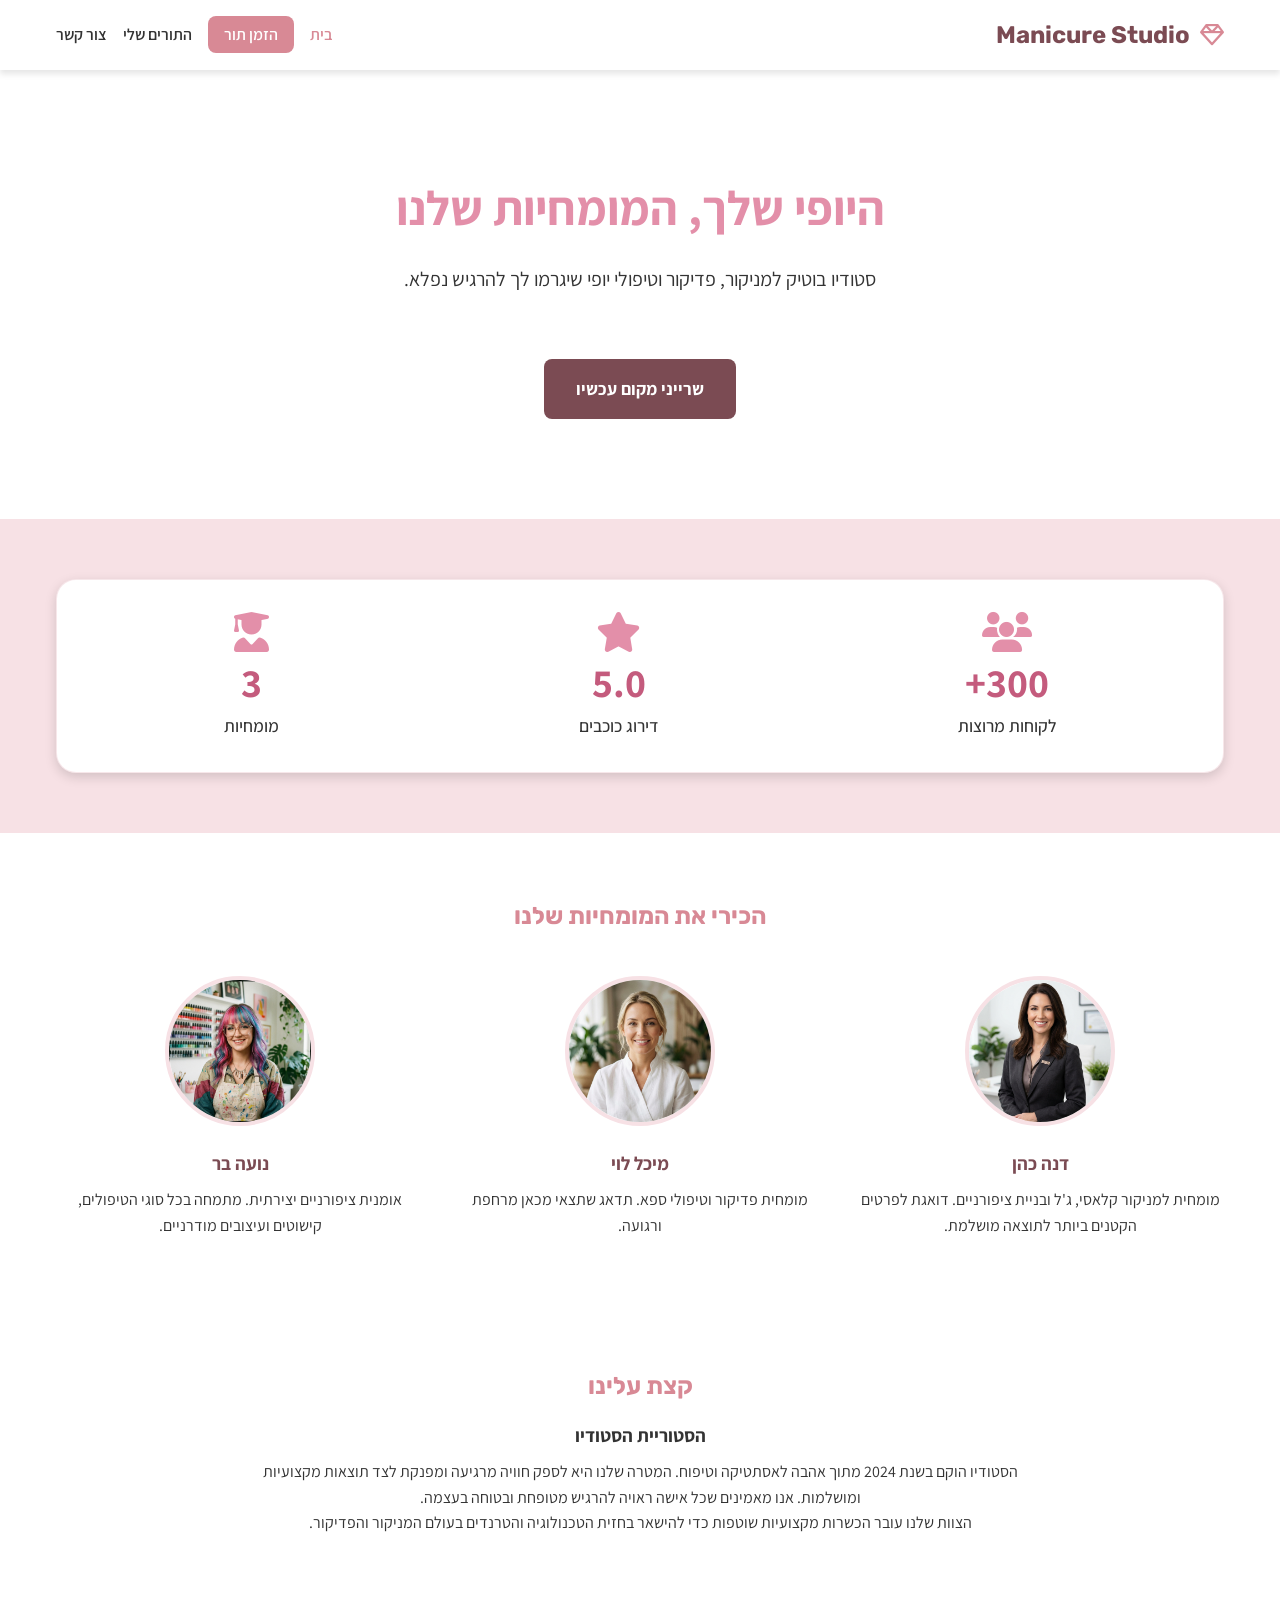
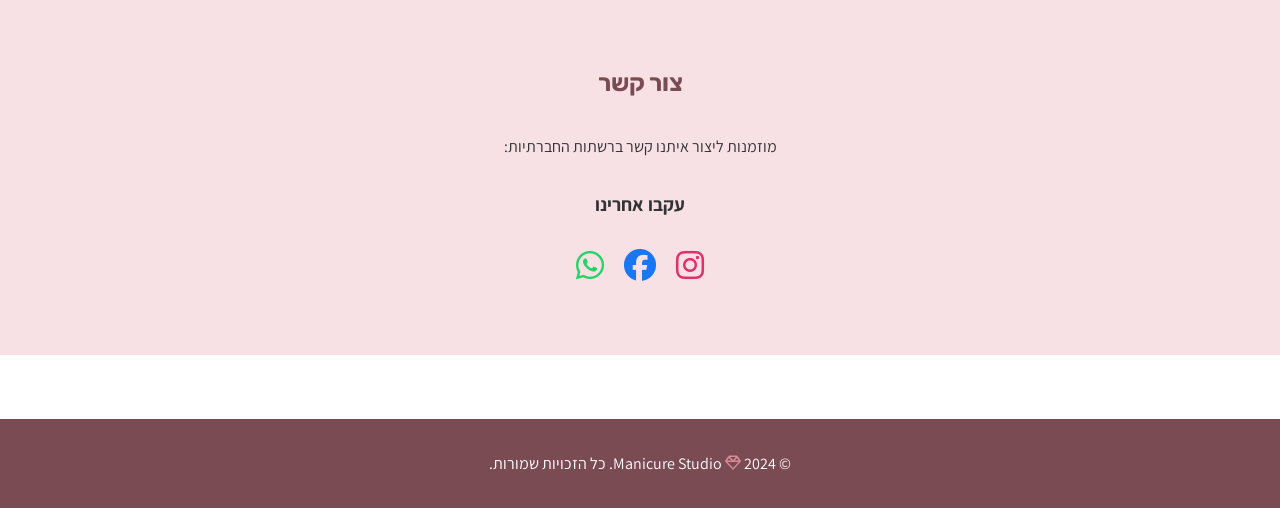
<file: index.html>
<!DOCTYPE html>
<html lang="he" dir="rtl">

<head>
    <meta charset="UTF-8">
    <meta name="viewport" content="width=device-width, initial-scale=1.0">
    <meta name="description"
        content="Manicure Studio - סטודיו בוטיק למניקור, פדיקור וטיפולי יופי. הזמיני תור אונליין למניקור ג'ל, בניית ציפורניים, פדיקור רפואי וטיפולי ספא.">
    <title>Manicure Studio</title>
    <link rel="stylesheet" href="css/style.css">
    <link rel="stylesheet" href="css/home.css">
    <!-- Google Fonts -->
    <link rel="preconnect" href="https://fonts.googleapis.com">
    <link rel="preconnect" href="https://fonts.gstatic.com" crossorigin>
    <link
        href="https://fonts.googleapis.com/css2?family=Assistant:wght@300;400;600;700&family=Rubik:wght@400;500;700&display=swap"
        rel="stylesheet">
    <!-- FontAwesome -->
    <link rel="stylesheet" href="https://cdnjs.cloudflare.com/ajax/libs/font-awesome/6.5.1/css/all.min.css">
    <!-- jQuery -->
    <script src="https://code.jquery.com/jquery-3.7.1.min.js" defer></script>
</head>

<body>

    <header class="main-header">
        <div class="container">
            <a href="index.html" class="logo"><i class="fa-regular fa-gem logo-icon"></i> Manicure Studio</a>
            <nav class="main-nav">
                <button class="nav-toggle" aria-label="פתח תפריט">☰</button>
                <ul class="nav-list">
                    <li><a href="index.html" class="active">בית</a></li>

                    <li><a href="services.html" class="btn-primary">הזמן תור</a></li>
                    <li><a href="appointments.html">התורים שלי</a></li>

                    <li><a href="#contact">צור קשר</a></li>
                </ul>
            </nav>
        </div>
    </header>

    <main>
        <section class="hero">
            <div class="container">
                <h1>היופי שלך, המומחיות שלנו</h1>
                <p>סטודיו בוטיק למניקור, פדיקור וטיפולי יופי שיגרמו לך להרגיש נפלא.</p>
                <a href="services.html" class="btn-cta">שרייני מקום עכשיו</a>
            </div>
        </section>

        <section id="stats" style="padding: 60px 0; background-color: var(--secondary-color); text-align: center;">
            <div class="container">
                <div class="stats-card">
                    <div class="stats-grid">
                        <div class="stat-item">
                            <i class="fa-solid fa-users stat-icon"></i>
                            <div class="stat-number">300+</div>
                            <div class="stat-label">לקוחות מרוצות</div>
                        </div>
                        <div class="stat-item">
                            <i class="fa-solid fa-star stat-icon"></i>
                            <div class="stat-number">5.0</div>
                            <div class="stat-label">דירוג כוכבים</div>
                        </div>
                        <div class="stat-item">
                            <i class="fa-solid fa-user-graduate stat-icon"></i>
                            <div class="stat-number">3</div>
                            <div class="stat-label">מומחיות</div>
                        </div>
                    </div>
                </div>
            </div>
        </section>

        <!-- Team Section -->
        <section id="team" style="padding: 64px 0; background-color: #fff;">
            <div class="container">
                <h2
                    style="text-align: center; color: var(--primary-color); margin-bottom: 40px; font-family: var(--font-heading);">
                    הכירי את המומחיות שלנו</h2>
                <div class="team-grid"
                    style="display: grid; grid-template-columns: repeat(auto-fit, minmax(250px, 1fr)); gap: 32px;">
                    <!-- Dana -->
                    <div class="team-card" style="text-align: center;">
                        <img src="images/staff_dana.png" alt="דנה כהן" loading="lazy"
                            style="width: 150px; height: 150px; border-radius: 50%; object-fit: cover; margin-bottom: 16px; border: 4px solid var(--secondary-color);">
                        <h3 style="color: var(--accent-color); margin-bottom: 8px;">דנה כהן</h3>
                        <p style="color: var(--text-color);">מומחית למניקור קלאסי, ג'ל ובניית ציפורניים. דואגת לפרטים
                            הקטנים ביותר לתוצאה מושלמת.</p>
                    </div>
                    <!-- Michal -->
                    <div class="team-card" style="text-align: center;">
                        <img src="images/staff_michal.png" alt="מיכל לוי" loading="lazy"
                            style="width: 150px; height: 150px; border-radius: 50%; object-fit: cover; margin-bottom: 16px; border: 4px solid var(--secondary-color);">
                        <h3 style="color: var(--accent-color); margin-bottom: 8px;">מיכל לוי</h3>
                        <p style="color: var(--text-color);">מומחית פדיקור וטיפולי ספא. תדאג שתצאי מכאן מרחפת ורגועה.
                        </p>
                    </div>
                    <!-- Noa -->
                    <div class="team-card" style="text-align: center;">
                        <img src="images/staff_noa.png" alt="נועה בר" loading="lazy"
                            style="width: 150px; height: 150px; border-radius: 50%; object-fit: cover; margin-bottom: 16px; border: 4px solid var(--secondary-color);">
                        <h3 style="color: var(--accent-color); margin-bottom: 8px;">נועה בר</h3>
                        <p style="color: var(--text-color);">אומנית ציפורניים יצירתית. מתמחה בכל סוגי הטיפולים, קישוטים
                            ועיצובים מודרניים.</p>
                    </div>
                </div>
            </div>
        </section>

        <section id="about" style="padding: 64px 0; background-color: #fff;">
            <div class="container">
                <h2
                    style="text-align: center; color: var(--primary-color); margin-bottom: 16px; font-family: var(--font-heading);">
                    קצת עלינו</h2>
                <div class="about-content" style="text-align: center; max-width: 800px; margin: 0 auto;">
                    <h3 style="color: var(--text-color); margin-bottom: 8px;">הסטוריית הסטודיו</h3>
                    <p>הסטודיו הוקם בשנת 2024 מתוך אהבה לאסתטיקה וטיפוח. המטרה שלנו היא לספק חוויה מרגיעה ומפנקת לצד
                        תוצאות מקצועיות ומושלמות. אנו מאמינים שכל אישה ראויה להרגיש מטופחת ובטוחה בעצמה.</p>
                    <p>הצוות שלנו עובר הכשרות מקצועיות שוטפות כדי להישאר בחזית הטכנולוגיה והטרנדים בעולם המניקור
                        והפדיקור.</p>
                </div>
            </div>
        </section>
    </main>

    <section id="contact" style="padding: 64px 0; background-color: var(--secondary-color);">
        <div class="container">
            <h2
                style="text-align: center; color: var(--accent-color); margin-bottom: 32px; font-family: var(--font-heading);">
                צור קשר</h2>

            <p style="text-align: center; margin-bottom: 30px;">מוזמנות ליצור איתנו קשר ברשתות החברתיות:</p>

            <div class="social-links" style="text-align: center;">
                <h3 style="margin-bottom: 20px; color: var(--text-color);">עקבו אחרינו</h3>
                <div style="display: flex; gap: 20px; justify-content: center; font-size: 2rem;">
                    <a href="https://instagram.com" target="_blank" style="color: #E1306C;"><i
                            class="fab fa-instagram"></i></a>
                    <a href="https://facebook.com" target="_blank" style="color: #1877F2;"><i
                            class="fab fa-facebook"></i></a>
                    <a href="https://wa.me/" target="_blank" style="color: #25D366;"><i class="fab fa-whatsapp"></i></a>
                </div>
            </div>
        </div>
    </section>

    <footer class="main-footer">
        <div class="container">
            <p>&copy; 2024 <i class="fa-regular fa-gem logo-icon"></i> Manicure Studio. כל הזכויות שמורות.</p>
        </div>
    </footer>

    <script src="js/main.js" defer></script>
    <script src="js/contact.js" defer></script>
</body>
</file>
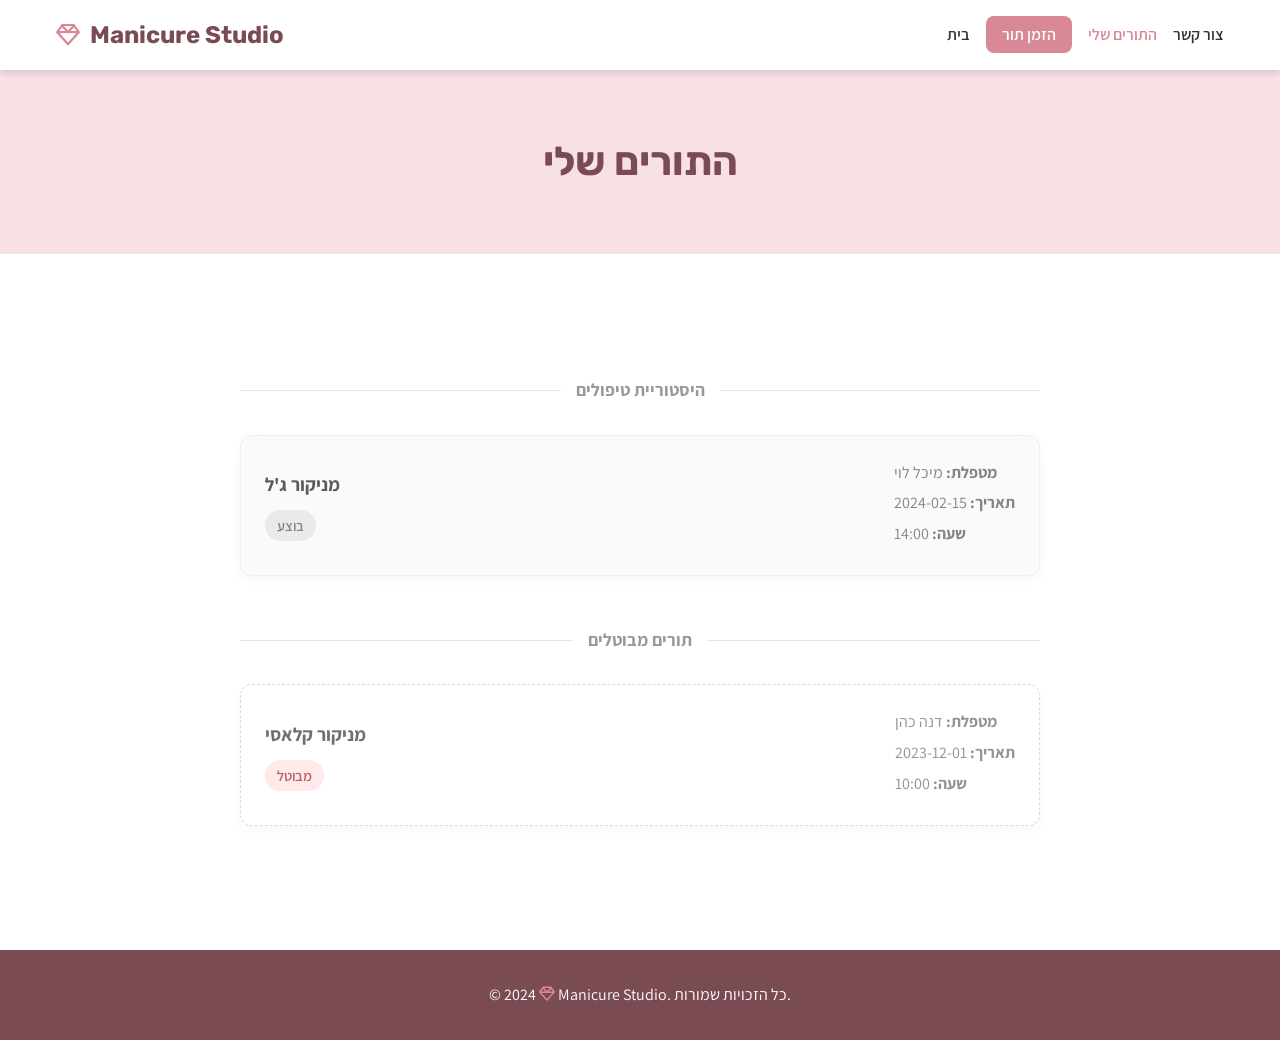
<file: Appointments.html>
<!DOCTYPE html>
<html lang="en">

<head>
    <meta charset="UTF-8">
    <meta name="viewport" content="width=device-width, initial-scale=1.0">
    <title>Document</title>
    <title>התורים שלי - Manicure Studio</title>
    <link rel="stylesheet" href="css/style.css">
    <link rel="stylesheet" href="css/appointments.css">
    <link rel="preconnect" href="https://fonts.googleapis.com">
    <link rel="preconnect" href="https://fonts.gstatic.com" crossorigin>
    <link
        href="https://fonts.googleapis.com/css2?family=Assistant:wght@300;400;600;700&family=Rubik:wght@400;500;700&display=swap"
        rel="stylesheet">
    <link rel="stylesheet" href="https://cdnjs.cloudflare.com/ajax/libs/font-awesome/6.5.1/css/all.min.css">
    <script src="https://code.jquery.com/jquery-3.7.1.min.js"></script>
</head>

<body>
    <header class="main-header">
        <div class="container">
            <a href="index.html" class="logo"><i class="fa-regular fa-gem logo-icon"></i>Manicure Studio</a>
            <nav class="main-nav">
                <button class="nav-toggle" aria-label="פתח תפריט">☰</button>
                <ul class="nav-list">
                    <li><a href="index.html">בית</a></li>

                    <li><a href="services.html" class="btn-primary">הזמן תור</a></li>
                    <li><a href="appointments.html" class="active">התורים שלי</a></li>

                    <li><a href="index.html#contact">צור קשר</a></li>
                </ul>
            </nav>
        </div>
    </header>
    <main>
        <section class="page-header">
            <div class="container">
                <h1>התורים שלי</h1>
            </div>
        </section>
        <section class="appointments-section">
            <div class="container">
                <div id="appointments-list" class="appointments-grid">
                </div>
                <div id="no-appointments" style="display:none; text-align: center;">
                    <p>אין לך תורים עתידיים.</p>
                    <a href="services.html" class="btn-primary">קבעי תור חדש</a>
                </div>
            </div>
        </section>
    </main>
    <footer class="main-footer">
        <div class="container">
            <p>&copy; 2024 <i class="fa-regular fa-gem logo-icon"></i> Manicure Studio. כל הזכויות שמורות.</p>
        </div>
    </footer>

    <script src="js/data.js"></script>
    <script src="js/appointment_manager.js"></script>
    <script src="js/main.js"></script>
    <script src="js/appointments.js"></script>
</body>

</html>
</file>
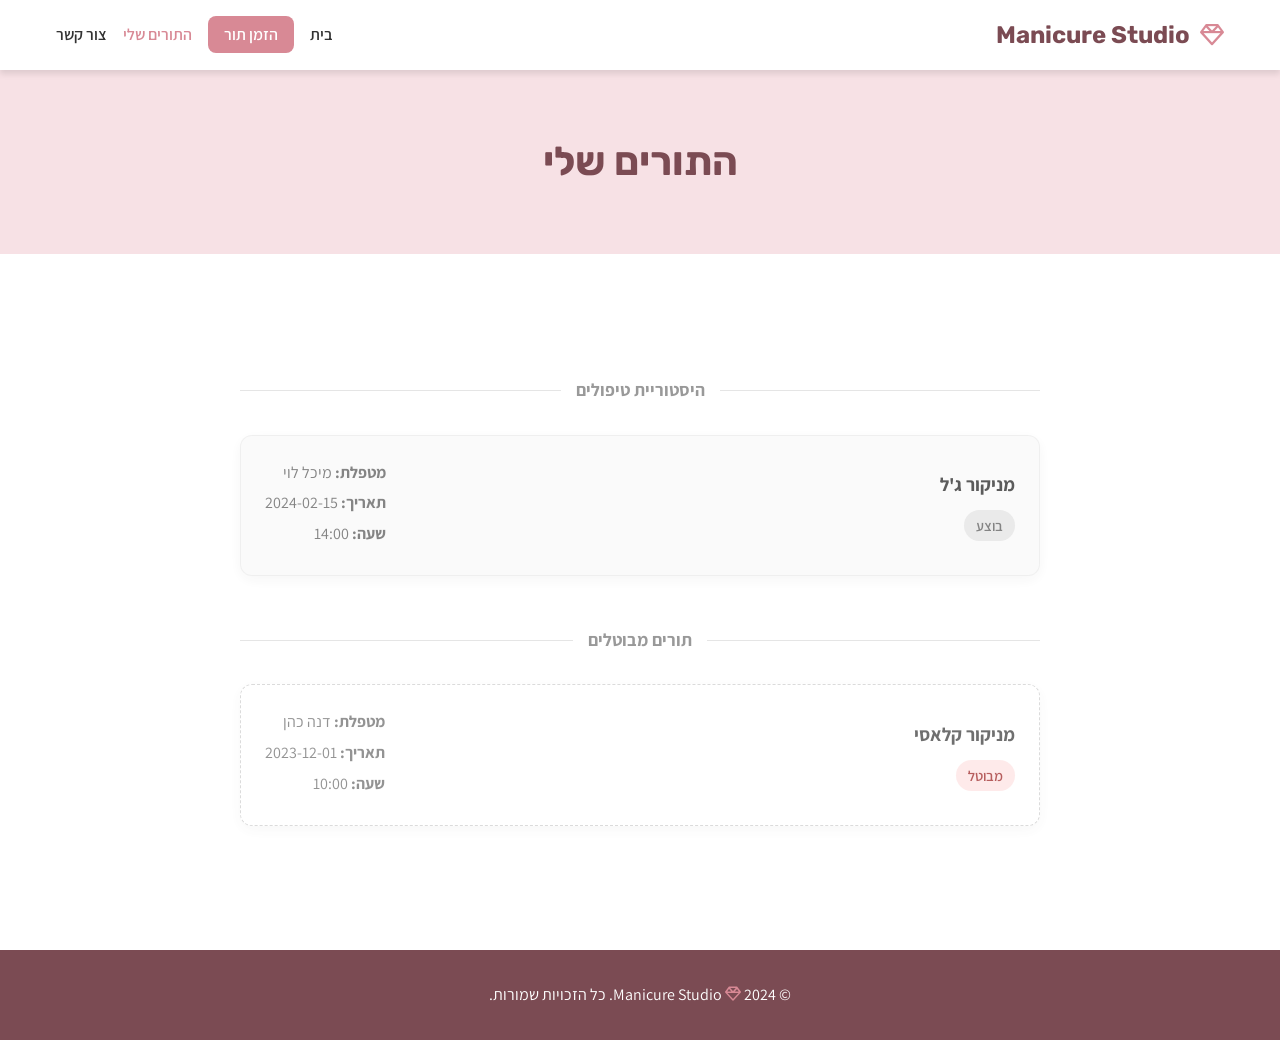
<file: appointments.html>
<!DOCTYPE html>
<html lang="he" dir="rtl">

<head>
    <meta charset="UTF-8">
    <meta name="viewport" content="width=device-width, initial-scale=1.0">
    <meta name="description"
        content="התורים שלי - Manicure Studio. צפי בתורים העתידיים והיסטוריית הטיפולים שלך. נהלי את התורים שלך בקלות.">
    <title>Document</title>
    <title>התורים שלי - Manicure Studio</title>
    <link rel="stylesheet" href="css/style.css">
    <link rel="stylesheet" href="css/appointments.css">
    <link rel="preconnect" href="https://fonts.googleapis.com">
    <link rel="preconnect" href="https://fonts.gstatic.com" crossorigin>
    <link
        href="https://fonts.googleapis.com/css2?family=Assistant:wght@300;400;600;700&family=Rubik:wght@400;500;700&display=swap"
        rel="stylesheet">
    <link rel="stylesheet" href="https://cdnjs.cloudflare.com/ajax/libs/font-awesome/6.5.1/css/all.min.css">
    <script src="https://code.jquery.com/jquery-3.7.1.min.js" defer></script>
</head>

<body>
    <header class="main-header">
        <div class="container">
            <a href="index.html" class="logo"><i class="fa-regular fa-gem logo-icon"></i>Manicure Studio</a>
            <nav class="main-nav">
                <button class="nav-toggle" aria-label="פתח תפריט">☰</button>
                <ul class="nav-list">
                    <li><a href="index.html">בית</a></li>

                    <li><a href="services.html" class="btn-primary">הזמן תור</a></li>
                    <li><a href="appointments.html" class="active">התורים שלי</a></li>

                    <li><a href="index.html#contact">צור קשר</a></li>
                </ul>
            </nav>
        </div>
    </header>
    <main>
        <section class="page-header">
            <div class="container">
                <h1>התורים שלי</h1>
            </div>
        </section>
        <section class="appointments-section">
            <div class="container">
                <div id="appointments-list" class="appointments-grid">
                </div>
                <div id="no-appointments" style="display:none; text-align: center;">
                    <p>אין לך תורים עתידיים.</p>
                    <a href="services.html" class="btn-primary">קבעי תור חדש</a>
                </div>
            </div>
        </section>
    </main>
    <footer class="main-footer">
        <div class="container">
            <p>&copy; 2024 <i class="fa-regular fa-gem logo-icon"></i> Manicure Studio. כל הזכויות שמורות.</p>
        </div>
    </footer>

    <script src="js/data.js" defer></script>
    <script src="js/appointment_manager.js" defer></script>
    <script src="js/main.js" defer></script>
    <script src="js/appointments.js" defer></script>
</body>

</html>
</file>
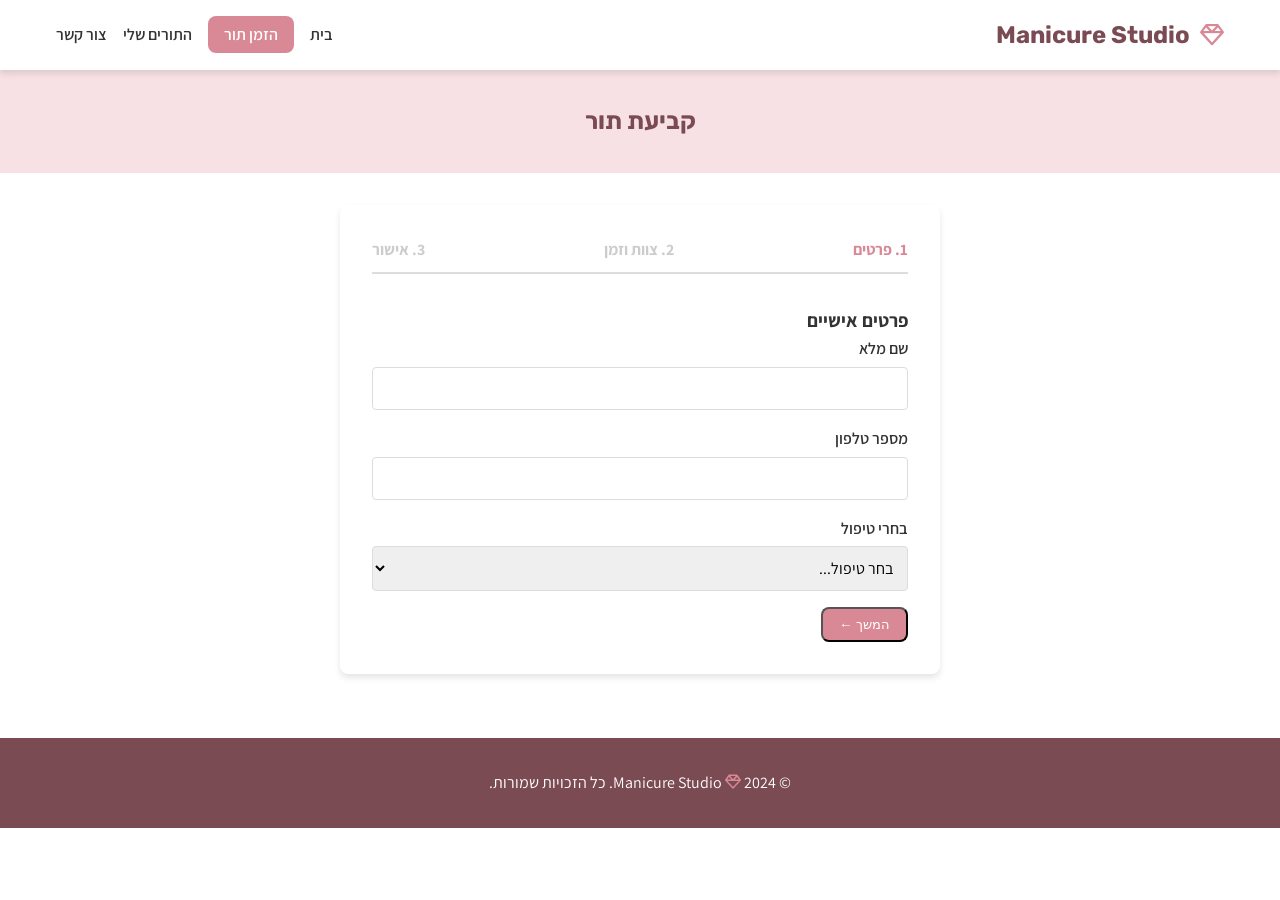
<file: Booking.html>
<!DOCTYPE html>
<html lang="he" dir="rtl">

<head>
    <meta charset="UTF-8">
    <meta name="viewport" content="width=device-width, initial-scale=1.0">
    <title>הזמנת תור - Manicure Studio</title>
    <link rel="stylesheet" href="css/style.css">
    <link rel="stylesheet" href="css/booking.css">
    <link rel="preconnect" href="https://fonts.googleapis.com">
    <link rel="preconnect" href="https://fonts.gstatic.com" crossorigin>
    <link
        href="https://fonts.googleapis.com/css2?family=Assistant:wght@300;400;600;700&family=Rubik:wght@400;500;700&display=swap"
        rel="stylesheet">
    <link rel="stylesheet" href="https://cdnjs.cloudflare.com/ajax/libs/font-awesome/6.5.1/css/all.min.css">
    <script src="https://code.jquery.com/jquery-3.7.1.min.js"></script>
</head>

<body>

    <header class="main-header">
        <div class="container">
            <a href="index.html" class="logo"><i class="fa-regular fa-gem logo-icon"></i> Manicure Studio</a>
            <nav class="main-nav">
                <button class="nav-toggle" aria-label="פתח תפריט">☰</button>
                <ul class="nav-list">
                    <li><a href="index.html">בית</a></li>

                    <li><a href="services.html" class="btn-primary">הזמן תור</a></li>
                    <li><a href="appointments.html">התורים שלי</a></li>

                    <li><a href="index.html#contact">צור קשר</a></li>
                </ul>
            </nav>
        </div>
    </header>

    <main>
        <section class="page-header">
            <div class="container">
                <h1>קביעת תור</h1>
            </div>
        </section>

        <section class="booking-section">
            <div class="container">
                <div id="booking-wizard" class="styled-form">
                    <div class="booking-progress">
                        <span class="step active">1. פרטים</span>
                        <span class="step">2. צוות וזמן</span>
                        <span class="step">3. אישור</span>
                    </div>

                    <div id="step-1" class="wizard-step active-step">
                        <h3>פרטים אישיים</h3>
                        <div class="form-group">
                            <label for="customerName">שם מלא</label>
                            <input type="text" id="customerName" required>
                        </div>
                        <div class="form-group">
                            <label for="customerPhone">מספר טלפון</label>
                            <input type="tel" id="customerPhone" required>
                        </div>

                        <div class="form-group">
                            <label for="serviceSelect">בחרי טיפול</label>
                            <select id="serviceSelect" required>
                                <option value="">בחר טיפול...</option>
                            </select>
                        </div>

                        <div id="selected-service-info">
                        </div>

                        <button type="button" class="btn-primary" id="btn-next-1">המשך &larr;</button>
                    </div>

                    <div id="step-2" class="wizard-step">
                        <h3>בחירת מועד</h3>
                        <p style="margin-bottom: 20px; color: var(--text-color);">אנא בחרי תאריך ומטפלת</p>
                        <div class="form-group">
                            <label for="staffSelect">בחרי מטפלת</label>
                            <select id="staffSelect" required>
                                <option value="">בחר מטפלת...</option>
                            </select>
                        </div>

                        <div class="form-group">
                            <label for="dateSelect">תאריך</label>
                            <input type="date" id="dateSelect" required>
                        </div>

                        <div class="form-group">
                            <label>שעות פנויות</label>
                            <div id="time-slots" class="time-slots-grid">
                                <input type="hidden" id="selectedTime">
                            </div>

                            <div class="step-buttons">
                                <button type="button" class="btn-outline" id="btn-prev-2">חזור</button>
                                <button type="button" class="btn-primary" id="btn-next-2" disabled>המשך &larr;</button>
                            </div>
                        </div>

                        <div id="step-3" class="wizard-step">
                            <h3>סיכום ואישור</h3>
                            <div class="summary-box">
                                <p><strong>טיפול:</strong> <span id="summary-service"></span></p>
                                <p><strong>מטפלת:</strong> <span id="summary-staff"></span></p>
                                <p><strong>תאריך:</strong> <span id="summary-date"></span></p>
                                <p><strong>שעה:</strong> <span id="summary-time"></span></p>
                                <p><strong>שם:</strong> <span id="summary-name"></span></p>
                                <p><strong>מחיר:</strong> <span id="summary-price"></span></p>
                            </div>
                            <div class="step-buttons">
                                <button type="button" class="btn-outline" id="btn-prev-3">חזור</button>
                                <button type="button" class="btn-primary" id="btn-submit">אשר הזמנה</button>
                            </div>
                        </div>

                        <div id="success-message" class="wizard-step" style="text-align: center;">
                            <h2 style="color: var(--primary-color);">התור נקבע בהצלחה!</h2>
                            <p style="margin-bottom: 30px;">מחכים לראותך בסטודיו שלנו.</p>
                            <a href="appointments.html" class="btn-primary">לצפייה בתורים שלי</a>
                        </div>
                    </div>
                </div>
        </section>
    </main>
    <footer class="main-footer">
        <div class="container">
            <p>&copy; 2024 <i class="fa-regular fa-gem logo-icon"></i> Manicure Studio. כל הזכויות שמורות.</p>
        </div>
    </footer>

    <script src="js/data.js"></script>
    <script src="js/appointment_manager.js"></script>
    <script src="js/main.js"></script>
    <script src="js/booking.js"></script>
</body>

</html>
</file>
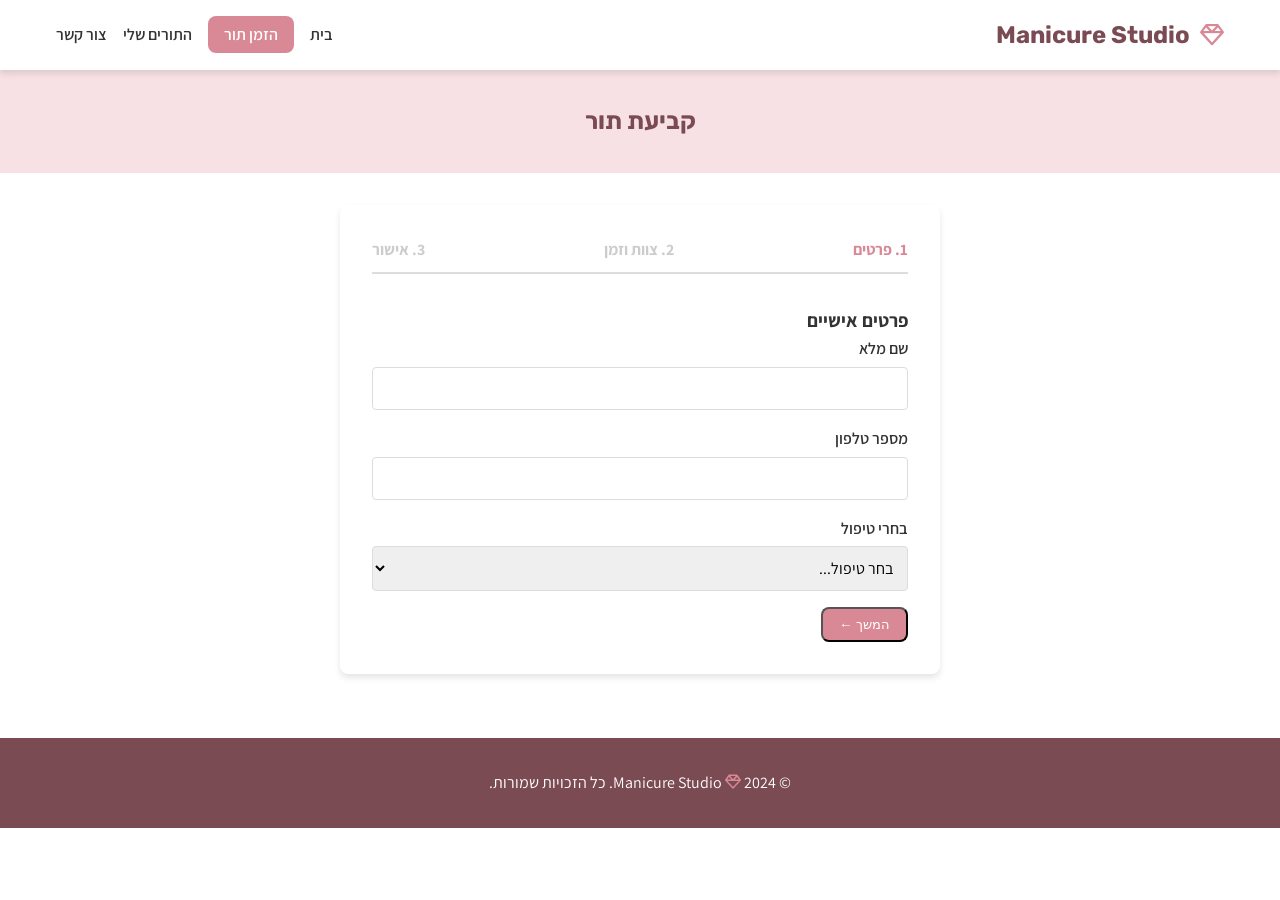
<file: booking.html>
<!DOCTYPE html>
<html lang="he" dir="rtl">

<head>
    <meta charset="UTF-8">
    <meta name="viewport" content="width=device-width, initial-scale=1.0">
    <meta name="description"
        content="קביעת תור - Manicure Studio. הזמיני תור למניקור, פדיקור או טיפול יופי בקלות ובמהירות. בחרי טיפול, מטפלת ומועד נוח.">
    <title>הזמנת תור - Manicure Studio</title>
    <link rel="stylesheet" href="css/style.css">
    <link rel="stylesheet" href="css/booking.css">
    <link rel="preconnect" href="https://fonts.googleapis.com">
    <link rel="preconnect" href="https://fonts.gstatic.com" crossorigin>
    <link
        href="https://fonts.googleapis.com/css2?family=Assistant:wght@300;400;600;700&family=Rubik:wght@400;500;700&display=swap"
        rel="stylesheet">
    <link rel="stylesheet" href="https://cdnjs.cloudflare.com/ajax/libs/font-awesome/6.5.1/css/all.min.css">
    <script src="https://code.jquery.com/jquery-3.7.1.min.js" defer></script>
</head>

<body>

    <header class="main-header">
        <div class="container">
            <a href="index.html" class="logo"><i class="fa-regular fa-gem logo-icon"></i> Manicure Studio</a>
            <nav class="main-nav">
                <button class="nav-toggle" aria-label="פתח תפריט">☰</button>
                <ul class="nav-list">
                    <li><a href="index.html">בית</a></li>

                    <li><a href="services.html" class="btn-primary">הזמן תור</a></li>
                    <li><a href="appointments.html">התורים שלי</a></li>

                    <li><a href="index.html#contact">צור קשר</a></li>
                </ul>
            </nav>
        </div>
    </header>

    <main>
        <section class="page-header">
            <div class="container">
                <h1>קביעת תור</h1>
            </div>
        </section>

        <section class="booking-section">
            <div class="container">
                <div id="booking-wizard" class="styled-form">
                    <div class="booking-progress">
                        <span class="step active">1. פרטים</span>
                        <span class="step">2. צוות וזמן</span>
                        <span class="step">3. אישור</span>
                    </div>

                    <div id="step-1" class="wizard-step active-step">
                        <h3>פרטים אישיים</h3>
                        <div class="form-group">
                            <label for="customerName">שם מלא</label>
                            <input type="text" id="customerName" required>
                        </div>
                        <div class="form-group">
                            <label for="customerPhone">מספר טלפון</label>
                            <input type="tel" id="customerPhone" required>
                        </div>

                        <div class="form-group">
                            <label for="serviceSelect">בחרי טיפול</label>
                            <select id="serviceSelect" required>
                                <option value="">בחר טיפול...</option>
                            </select>
                        </div>

                        <div id="selected-service-info">
                        </div>

                        <button type="button" class="btn-primary" id="btn-next-1">המשך &larr;</button>
                    </div>

                    <div id="step-2" class="wizard-step">
                        <h3>בחירת מועד</h3>
                        <p style="margin-bottom: 20px; color: var(--text-color);">אנא בחרי תאריך ומטפלת</p>
                        <div class="form-group">
                            <label for="staffSelect">בחרי מטפלת</label>
                            <select id="staffSelect" required>
                                <option value="">בחר מטפלת...</option>
                            </select>
                        </div>

                        <div class="form-group">
                            <label for="dateSelect">תאריך</label>
                            <input type="date" id="dateSelect" required>
                        </div>

                        <div class="form-group">
                            <label>שעות פנויות</label>
                            <div id="time-slots" class="time-slots-grid">
                                <input type="hidden" id="selectedTime">
                            </div>

                            <div class="step-buttons">
                                <button type="button" class="btn-outline" id="btn-prev-2">חזור</button>
                                <button type="button" class="btn-primary" id="btn-next-2" disabled>המשך &larr;</button>
                            </div>
                        </div>
                    </div>

                    <div id="step-3" class="wizard-step">
                        <h3>סיכום ואישור</h3>
                        <div class="summary-box">
                            <p><strong>טיפול:</strong> <span id="summary-service"></span></p>
                            <p><strong>מטפלת:</strong> <span id="summary-staff"></span></p>
                            <p><strong>תאריך:</strong> <span id="summary-date"></span></p>
                            <p><strong>שעה:</strong> <span id="summary-time"></span></p>
                            <p><strong>שם:</strong> <span id="summary-name"></span></p>
                            <p><strong>מחיר:</strong> <span id="summary-price"></span></p>
                        </div>
                        <div class="step-buttons">
                            <button type="button" class="btn-outline" id="btn-prev-3">חזור</button>
                            <button type="button" class="btn-primary" id="btn-submit">אשר הזמנה</button>
                        </div>
                    </div>

                    <div id="success-message" class="wizard-step" style="text-align: center;">
                        <h2 style="color: var(--primary-color);">התור נקבע בהצלחה!</h2>
                        <p style="margin-bottom: 30px;">מחכים לראותך בסטודיו שלנו.</p>
                        <a href="appointments.html" class="btn-primary">לצפייה בתורים שלי</a>
                    </div>
                </div>
            </div>
        </section>
    </main>
    <footer class="main-footer">
        <div class="container">
            <p>&copy; 2024 <i class="fa-regular fa-gem logo-icon"></i> Manicure Studio. כל הזכויות שמורות.</p>
        </div>
    </footer>

    <script src="js/data.js" defer></script>
    <script src="js/appointment_manager.js" defer></script>
    <script src="js/main.js" defer></script>
    <script src="js/booking.js" defer></script>
</body>

</html>
</file>
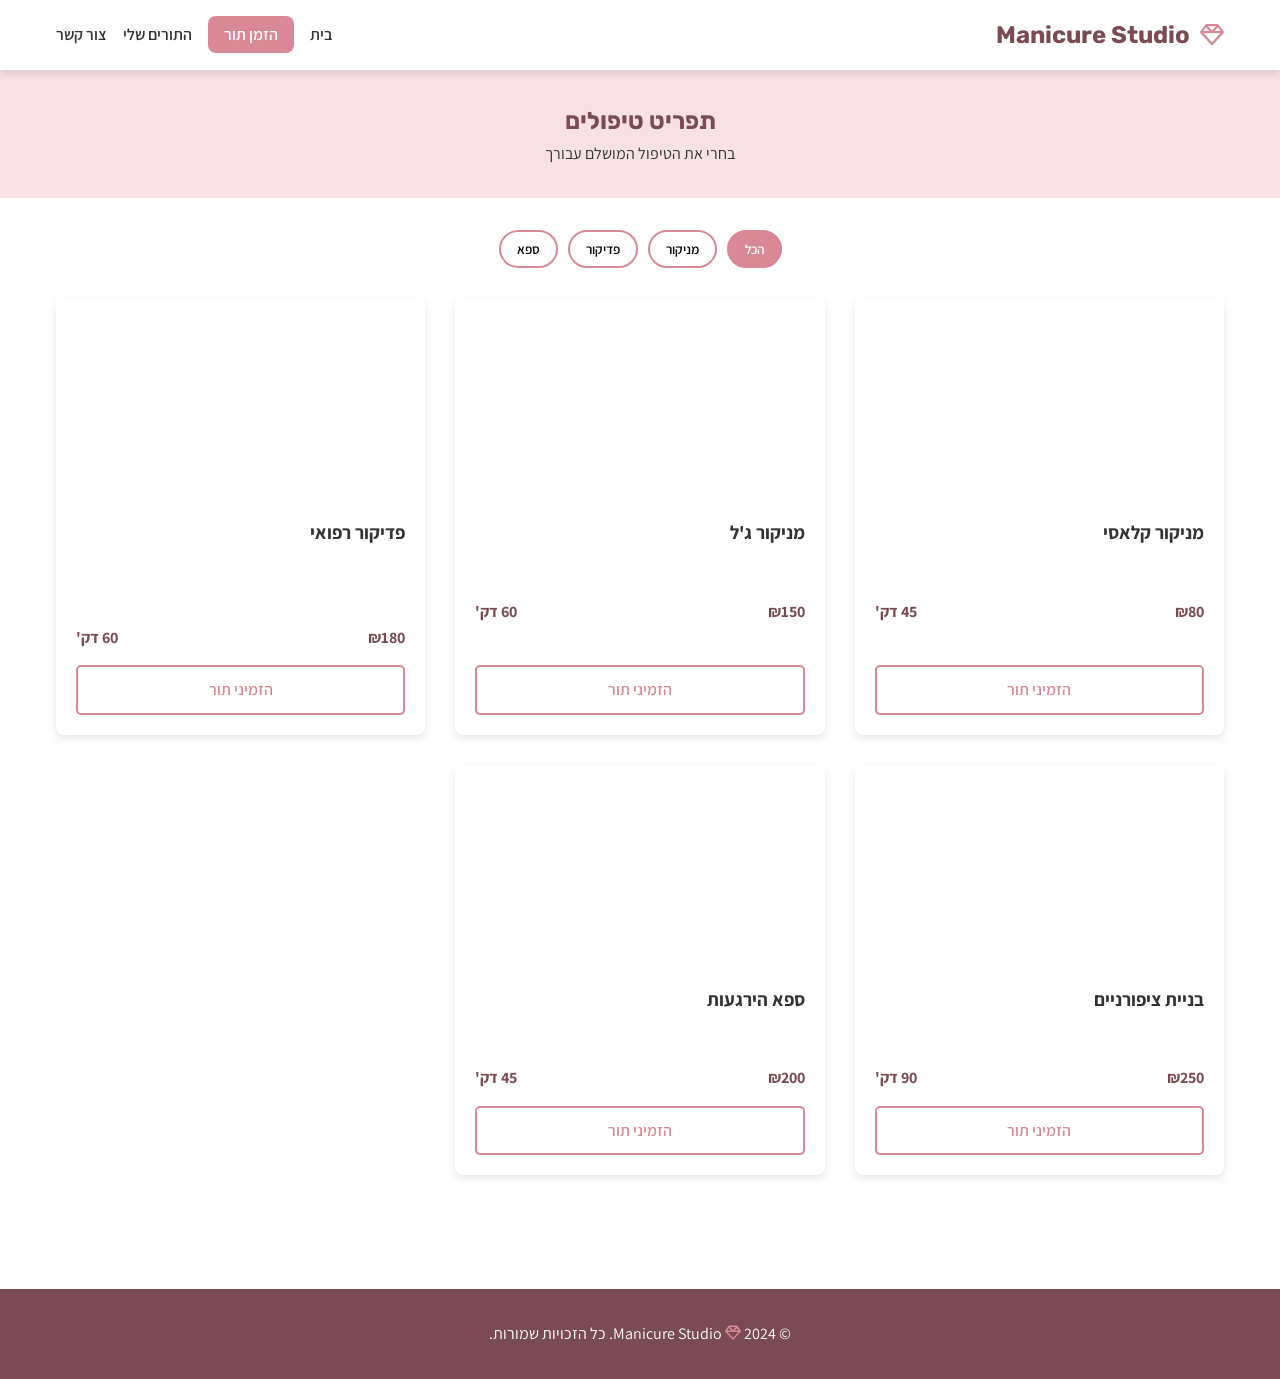
<file: services.html>
<!DOCTYPE html>
<html lang="he" dir="rtl">

<head>
    <meta charset="UTF-8">
    <meta name="viewport" content="width=device-width, initial-scale=1.0">
    <meta name="description"
        content="תפריט טיפולים - Manicure Studio. מגוון טיפולי מניקור, פדיקור וספא במחירים נוחים. בחרי את הטיפול המושלם עבורך.">
    <title>שירותים - Manicure Studio</title>
    <link rel="stylesheet" href="css/style.css">
    <link rel="stylesheet" href="css/services.css">
    <link rel="preconnect" href="https://fonts.googleapis.com">
    <link rel="preconnect" href="https://fonts.gstatic.com" crossorigin>
    <link
        href="https://fonts.googleapis.com/css2?family=Assistant:wght@300;400;600;700&family=Rubik:wght@400;500;700&display=swap"
        rel="stylesheet">
    <link rel="stylesheet" href="https://cdnjs.cloudflare.com/ajax/libs/font-awesome/6.5.1/css/all.min.css">

    <script src="https://code.jquery.com/jquery-3.7.1.min.js" defer></script>
</head>

<body>

    <header class="main-header">
        <div class="container">
            <a href="index.html" class="logo"><i class="fa-regular fa-gem logo-icon"></i> Manicure Studio</a>
            <nav class="main-nav">
                <button class="nav-toggle" aria-label="פתח תפריט">☰</button>
                <ul class="nav-list">
                    <li><a href="index.html">בית</a></li>
                    <li><a href="services.html" class="btn-primary">הזמן תור</a></li>
                    <li><a href="appointments.html">התורים שלי</a></li>
                    <li><a href="index.html#contact">צור קשר</a></li>
                </ul>
            </nav>
        </div>
    </header>

    <main>
        <section class="page-header">
            <div class="container">
                <h1>תפריט טיפולים</h1>
                <p>בחרי את הטיפול המושלם עבורך</p>
            </div>
        </section>

        <section class="services-catalog">
            <div class="container">
                <div class="filters">
                    <button class="filter-btn active" data-filter="all">הכל</button>
                    <button class="filter-btn" data-filter="manicure">מניקור</button>
                    <button class="filter-btn" data-filter="pedicure">פדיקור</button>
                    <button class="filter-btn" data-filter="spa">ספא</button>
                </div>

                <div id="services-grid" class="services-grid">
                </div>
            </div>
        </section>
    </main>

    <footer class="main-footer">
        <div class="container">
            <p>&copy; 2024 <i class="fa-regular fa-gem logo-icon"></i> Manicure Studio. כל הזכויות שמורות.</p>
        </div>
    </footer>

    <script src="js/data.js" defer></script>

    <script src="js/appointment_manager.js" defer></script>
    <script src="js/main.js" defer></script>

    <script src="js/services.js" defer></script>
</body>

</html>
</file>
<file: css/style.css>
:root {
    --primary-color: #d88995;
    /* Dusty Pink */
    --secondary-color: #f7e1e5;
    /* Very Light Pink */
    --text-color: #333333;
    --bg-color: #ffffff;
    --accent-color: #7b4b53;
    --success-color: #4CAF50;
    --error-color: #f44336;

    --font-main: 'Assistant', sans-serif;
    --font-heading: 'Rubik', sans-serif;

    --spacing-sm: 8px;
    --spacing-md: 16px;
    --spacing-lg: 32px;
    --spacing-xl: 64px;

    --border-radius: 8px;
    --shadow: 0 4px 6px rgba(0, 0, 0, 0.1);
    --transition: 0.3s ease;
}

* {
    box-sizing: border-box;
    margin: 0;
    padding: 0;
}

body {
    font-family: var(--font-main);
    color: var(--text-color);
    line-height: 1.6;
    background-color: var(--bg-color);
}

a {
    text-decoration: none;
    color: inherit;
}

ul {
    list-style: none;
}

.container {
    max-width: 1200px;
    margin: 0 auto;
    padding: 0 var(--spacing-md);
}

/* Header */
.main-header {
    background-color: #fff;
    box-shadow: var(--shadow);
    padding: var(--spacing-md) 0;
    position: sticky;
    top: 0;
    z-index: 100;
}

.main-header .container {
    display: flex;
    justify-content: space-between;
    align-items: center;
}

.logo {
    font-family: var(--font-heading);
    font-size: 1.5rem;
    font-weight: 700;
    color: var(--accent-color);
    display: flex;
    align-items: center;
    gap: 10px;
}

.logo-icon {
    color: var(--primary-color);
}

.nav-list {
    display: flex;
    gap: var(--spacing-md);
    align-items: center;
}

.nav-list a {
    font-weight: 600;
}

.nav-list a.active,
.nav-list a:hover {
    color: var(--primary-color);
}

.nav-toggle {
    display: none;
    background: none;
    border: none;
    font-size: 1.5rem;
    cursor: pointer;
}

/* Buttons */
.btn-primary {
    background-color: var(--primary-color);
    color: white !important;
    padding: 0.5rem 1rem;
    border-radius: var(--border-radius);
}

.btn-primary:hover {
    background-color: var(--accent-color);
}

.btn-cta {
    display: inline-block;
    background-color: var(--accent-color);
    color: white;
    padding: 1rem 2rem;
    border-radius: var(--border-radius);
    font-weight: bold;
    font-size: 1.1rem;
    margin-top: var(--spacing-lg);
}

.btn-cta:hover {
    background-color: var(--primary-color);
}

.btn-outline {
    background-color: transparent;
    color: var(--primary-color);
    border: 2px solid var(--primary-color);
    padding: 0.5rem 1rem;
    border-radius: var(--border-radius);
    cursor: pointer;
    font-weight: 600;

}

.btn-outline:hover {
    background-color: var(--primary-color);
    color: white;
}

/* Footer */
.main-footer {
    background-color: var(--accent-color);
    color: white;
    text-align: center;
    padding: var(--spacing-lg) 0;
    margin-top: var(--spacing-xl);
}

/* Shared Page Header (used in subpages) */
.page-header {
    background-color: var(--secondary-color);
    padding: var(--spacing-lg) 0;
    text-align: center;
    margin-bottom: var(--spacing-lg);
}

.page-header h1 {
    font-family: var(--font-heading);
    color: var(--accent-color);
}

/* Forms */
.styled-form {
    max-width: 600px;
    margin: 0 auto;
    background: white;
    padding: var(--spacing-lg);
    border-radius: var(--border-radius);
    box-shadow: var(--shadow);
}

.form-group {
    margin-bottom: var(--spacing-md);
}

.form-group label {
    display: block;
    margin-bottom: 5px;
    font-weight: 600;
}

.form-group input,
.form-group select,
.form-group textarea {
    width: 100%;
    padding: 10px;
    border: 1px solid #ddd;
    border-radius: 4px;
    font-family: var(--font-main);
    font-size: 1rem;
}

.form-group input:focus,
.form-group select:focus,
.form-group textarea:focus {
    outline: none;
    border-color: var(--primary-color);
}

/* Responsive */
@media (max-width: 768px) {
    .nav-toggle {
        display: block;
    }

    .nav-list {
        display: none;
        /* JS will toggle this */
        flex-direction: column;
        position: absolute;
        top: 100%;
        left: 0;
        right: 0;
        background: white;
        box-shadow: var(--shadow);
        padding: var(--spacing-md);
    }

    .nav-list.open {
        display: flex;
    }
}
</file>
<file: css/home.css>
.hero {
    background-image: url('https://images.unsplash.com/photo-1632345031435-8727f6897d53?auto=format&fit=crop&q=80&w=1920');
    background-size: cover;
    background-position: center;
    background-color: rgba(255, 255, 255, 0.9);
    background-blend-mode: lighten;
    padding: 100px 0;
    text-align: center;
}

.hero h1 {
    font-size: 3rem;
    margin-bottom: 16px;
    color: #e38fa9;
}

.hero p {
    font-size: 1.25rem;
    margin-bottom: 32px;
    max-width: 600px;
    margin-left: auto;
    margin-right: auto;
    color: #333;
}


@media (max-width: 768px) {
    .features .container {
        grid-template-columns: 1fr;
    }
}

.stats-card {
    background: white;
    border-radius: 20px;
    padding: 32px;
    box-shadow: 0 4px 12px rgba(0, 0, 0, 0.15);
    border: 1px solid rgba(216, 137, 149, 0.2);
}

.stats-grid {
    display: flex;
    justify-content: space-around;
    flex-wrap: wrap;
    gap: 30px;
}

.stat-item {
    display: flex;
    flex-direction: column;
    align-items: center;
    gap: 10px;
}

.stat-icon {
    font-size: 2.5rem;
    color: #e38fa9;
}

.stat-number {
    font-size: 2.5rem;
    font-weight: bold;
    color: #c45b7d;
    line-height: 1;
}

.stat-label {
    font-size: 1.1rem;
    color: #333;
    font-weight: 500;
}
</file>
<file: css/appointments.css>
.page-header {
    background-color: var(--secondary-color);
    padding: 60px 0;
    text-align: center;
}

.page-header h1 {
    font-family: var(--font-heading);
    color: var(--accent-color);
    font-size: 2.5rem;
}

.appointments-section {
    padding: 60px 0;
    min-height: 50vh;
}

.appointments-grid {
    display: flex;
    flex-direction: column;
    gap: 20px;
    max-width: 800px;
    margin: 0 auto;
}

.appointment-card {
    background: #fff;
    border-radius: 12px;
    padding: 24px;
    box-shadow: 0 4px 15px rgba(0, 0, 0, 0.05);
    border: 1px solid rgba(0, 0, 0, 0.05);
    display: flex;
    justify-content: space-between;
    align-items: center;
}

.appointment-card {
    position: relative;
}

.appointment-card:hover {
    top: 3px;
}


.app-header h3 {
    margin-bottom: 10px;
    color: var(--text-color);
}

.status-badge {
    display: inline-block;
    padding: 4px 12px;
    border-radius: 20px;
    font-size: 0.9rem;
    font-weight: 600;
}

.status-badge.confirmed {
    background-color: #dcfce7;
    color: #166534;
}

.status-badge.cancelled {
    background-color: #fee2e2;
    color: #991b1b;
}

.app-details p {
    margin-bottom: 5px;
    color: #666;
}

.btn-cancel {
    background: none;
    border: 1px solid #fee2e2;
    color: #991b1b;
    padding: 8px 16px;
    border-radius: 6px;
    cursor: pointer;
    font-family: var(--font-body);
    transition: all 0.3s ease;
}

.btn-cancel:hover {
    background-color: #fee2e2;
}

/* Past Appointments */
.appointment-card.past-appointment {
    background-color: #f9f9f9;
    filter: grayscale(100%);
    opacity: 0.8;
}

.appointment-card.past-appointment .status-badge {
    background-color: #e5e5e5;
    color: #666;
}

/* Cancelled Appointments */
.appointment-card.cancelled-appointment {
    opacity: 0.7;
    border: 1px dashed #ccc;
}

.appointments-divider {
    text-align: center;
    margin: 30px 0 10px;
    position: relative;
}

.appointments-divider h3 {
    display: inline-block;
    background: #fff;
    padding: 0 15px;
    position: relative;
    z-index: 1;
    color: #999;
    font-size: 1.1rem;
}

.appointments-divider::before {
    content: '';
    position: absolute;
    top: 50%;
    left: 0;
    right: 0;
    height: 1px;
    background: #e5e5e5;
    z-index: 0;
}
</file>
<file: css/booking.css>
/* Wizard Steps */
.wizard-step {
    display: none;
}

.wizard-step.active-step {
    display: block;
}

.booking-progress {
    display: flex;
    justify-content: space-between;
    margin-bottom: var(--spacing-lg);
    border-bottom: 2px solid #ddd;
    padding-bottom: 10px;
}

.step {
    font-weight: bold;
    color: #ccc;
}

.step.active {
    color: var(--primary-color);
}

.time-slots-grid {
    display: grid;
    grid-template-columns: 1fr 1fr 1fr;
    gap: 10px;
}

.time-slot {
    padding: 10px;
    border: 1px solid #ddd;
    background: #f9f9f9;
    cursor: pointer;
    border-radius: 4px;
}

.time-slot:hover {
    background: #eee;
}

.time-slot.selected {
    background: var(--primary-color);
    color: white;
    border-color: var(--primary-color);
}

.time-slot:disabled {
    opacity: 0.5;
    cursor: not-allowed;
    background: #ddd;
}

.step-buttons {
    display: flex;
    justify-content: space-between;
    margin-top: var(--spacing-lg);
}
</file>
<file: css/services.css>
.filters {
    display: flex;
    justify-content: center;
    gap: 10px;

    margin-bottom: 30px;
    flex-wrap: wrap;

    /* שימוש בפיקסלים במקום משתנה */
    margin-bottom: 30px;
    /* שימוש בפיקסלים במקום משתנה */
    flex-wrap: wrap;
    /* שימוש ב-Flexbox משיעור 5 */

}

.filter-btn {
    background: none;
    border: 2px solid #d88995;

    padding: 8px 16px;

    padding: 8px 16px;
    /* החלפת rem בפיקסלים לפי שיעור 3 */

    border-radius: 20px;
    cursor: pointer;
    font-family: 'Assistant', sans-serif;
    font-weight: 600;
}

.filter-btn.active,
.filter-btn:hover {
    background-color: #d88995;

    color: white;
}
.services-grid {
    display: grid;
    grid-template-columns: repeat(1, 1fr);

    /* צבע רקע ורוד במעבר עכבר */
    color: white;
}

/* הגדרת הגריד לפי שיעור 5 (Grid) ושיעור 4 (Media Queries) */
.services-grid {
    display: grid;
    grid-template-columns: repeat(1, 1fr);
    /* מובייל: עמודה אחת */

    gap: 30px;
    padding-bottom: 50px;
}


/* טאבלט */
@media (min-width: 768px) {
    .services-grid {
        grid-template-columns: repeat(2, 1fr);
    }
}

/* מחשב */
@media (min-width: 1024px) {
    .services-grid {
        grid-template-columns: repeat(3, 1fr);
    }
}

/* רספונסיביות לפי שיעור 4 - Breakpoints */
@media (min-width: 768px) {
    .services-grid {
        grid-template-columns: repeat(2, 1fr);
        /* טאבלט: 2 עמודות */
    }
}

@media (min-width: 1024px) {
    .services-grid {
        grid-template-columns: repeat(3, 1fr);
        /* מחשב: 3 עמודות */
    }
}


.service-card {
    background: white;
    border-radius: 8px;
    overflow: hidden;

    box-shadow: 0 4px 8px rgba(0, 0, 0, 0.1);
    display: flex;
    flex-direction: column;
}

.service-image {
    height: 200px;
    background-size: cover;
    background-position: center;
}



.service-content {
    padding: 20px;
    flex: 1;
    display: flex;
    flex-direction: column;
}

.service-content h3 {
    margin-bottom: 10px;
    color: #333333;


}

.service-meta {
    display: flex;
    justify-content: space-between;
    font-weight: bold;
    color: #7b4b53;

    margin: 15px 0;
}

    /* צבע האקצנט הבורדו שלך (Accent Color) */




.btn-outline {
    margin-top: auto;
    display: block;
    text-align: center;
    border: 2px solid #d88995;

    color: #d88995;
    padding: 10px;
    border-radius: 5px;
    text-decoration: none;
}

.btn-outline:hover {
    background-color: #d88995;
    color: white;

}
</file>
